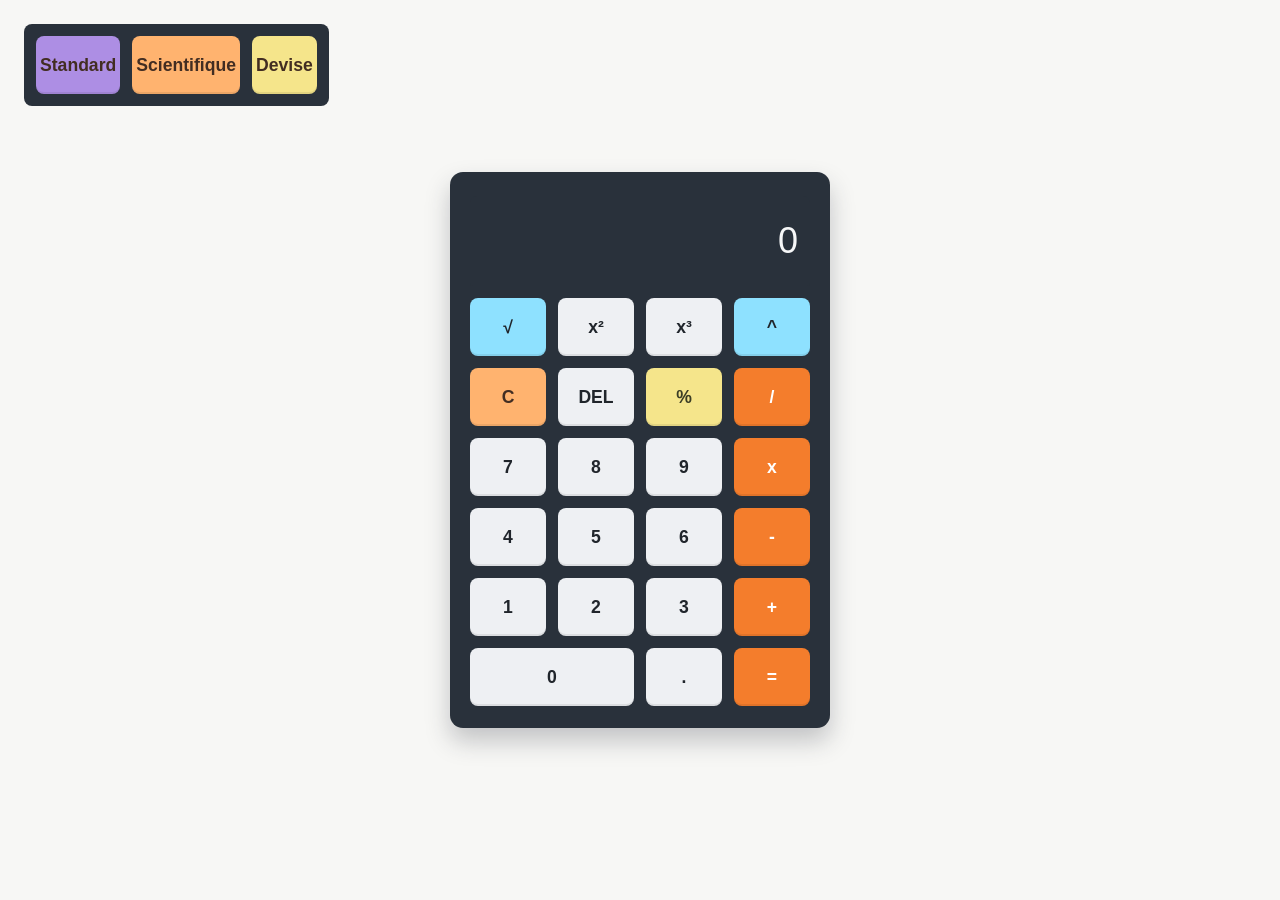
<file: index.html>
<!DOCTYPE html>
<html lang="fr">
<head>
    <meta charset="UTF-8">
    <meta name="viewport" content="width=device-width, initial-scale=1.0">
    <link rel="stylesheet" href="style.css">
    <script src="script.js" defer></script>
    <title>Calculatrice</title>
</head>
<body>
    <!-- zone de selection de la zone de calculatrice -->
    <div class="mode">
        <div class="btn-standard">Standard</div>
        <div class="btn-Scientifique">Scientifique</div>
        <div class="btn-Devise">Devise</div>
    </div>
    <section>
        <!-- Zone qui affiche la valeur saisie ou le résultat du calcul. -->
        <input type="text" inputmode="decimal" placeholder="0" aria-label="Écran de la calculatrice" readonly>
        <!-- Fond visuel qui contient toutes les touches de la calculatrice. -->
        <div class="cal-bg">
            <!-- Grille utilisée pour organiser les touches sur quatre colonnes. -->
            <div class="zone-btn">
                <!-- Touches spéciales et opérateurs mathématiques. -->
                <div class="btn bt-square-root">√</div>
                <div class="btn bt-power">x²</div>
                <div class="btn bt-power2">x³</div>
                <div class="btn bt-exponation">^</div>
                <!-- Touches spéciales et opérateurs mathématiques. --> 
                <div class="btn btn-clear">C</div>
                <div class="btn btn-delete">DEL</div>
                <div class="btn btn-percent">%</div>
                <div class="btn btn-operator">/</div>
                <!-- Chiffres de la troisième ligne du pavé numérique. -->
                <div class="btn">7</div>
                <div class="btn">8</div>
                <div class="btn">9</div>
                <div class="btn btn-operator">x</div>
                <!-- Chiffres de la deuxième ligne et opérateur de soustraction. -->
                <div class="btn">4</div>
                <div class="btn">5</div>
                <div class="btn">6</div>
                <div class="btn btn-operator">-</div>
                <!-- Chiffres de la première ligne et opérateur d'addition. -->
                <div class="btn">1</div>
                <div class="btn">2</div>
                <div class="btn">3</div>
                <div class="btn btn-operator">+</div>
                <!-- Dernière ligne : zéro, virgule décimale, division et résultat. -->
                <div class="btn btn-zero">0</div>
                <div class="btn">.</div>
                <div class="btn btn-equals">=</div>
            </div>
        </div>
    </section>
</body>
</html>
</file>
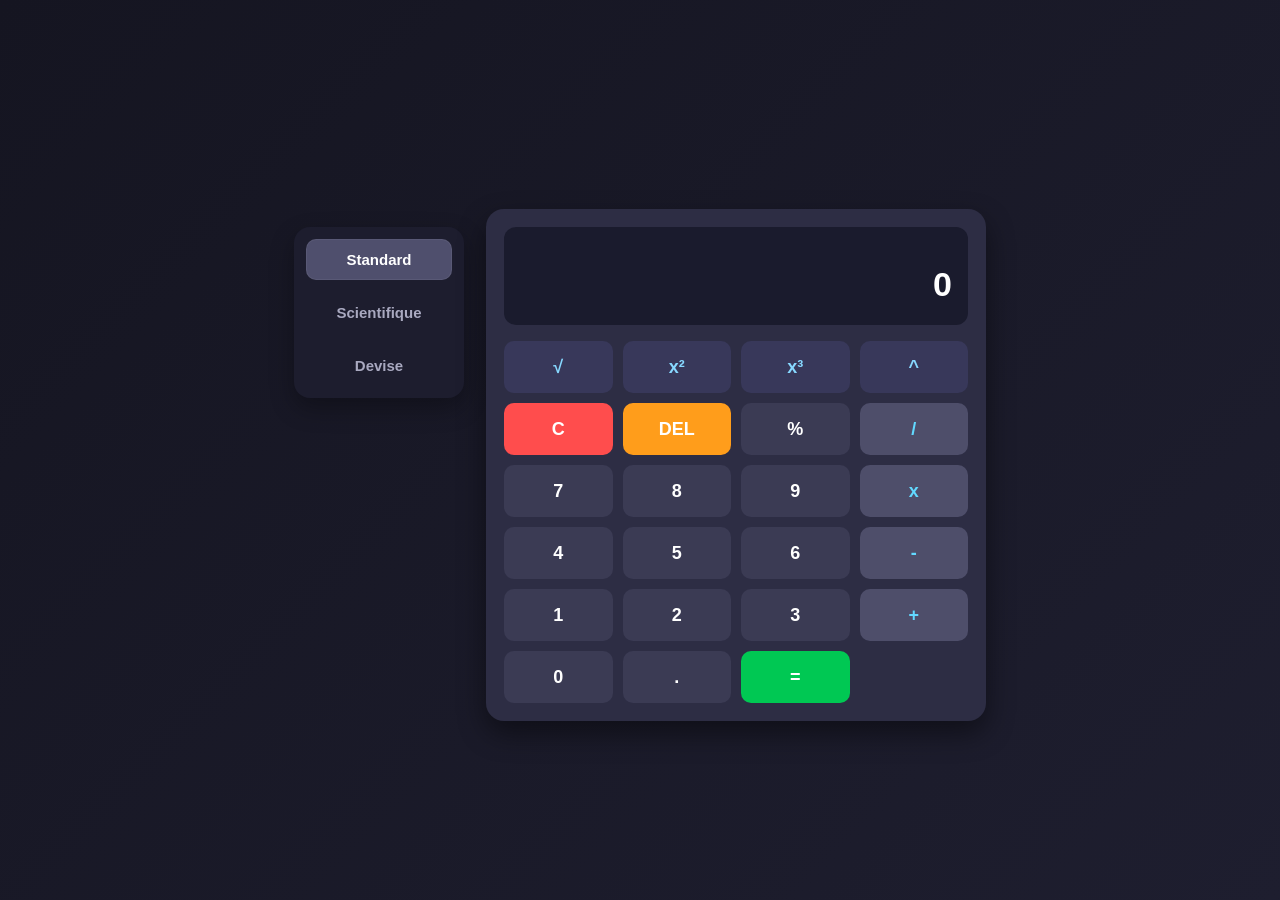
<file: scientique.html>
<!DOCTYPE html>
<html lang="fr">
<head>
    <meta charset="UTF-8">
    <meta name="viewport" content="width=device-width, initial-scale=1.0">
    <link rel="stylesheet" href="style_scientique.css">
    <title>Calculatrice</title>
</head>
<body>
    <div class="app-shell">
        <div class="mode" aria-label="Modes de calculatrice">
            <button class="mode-btn active" type="button" data-mode="standard">Standard</button>
            <button class="mode-btn" type="button" data-mode="scientifique">Scientifique</button>
            <button class="mode-btn" type="button" data-mode="devise">Devise</button>
        </div>

        <section class="calculator-shell">
            <div class="calculator" data-mode="standard">
                <div class="display">
                    <div id="previous-op" class="previous-op"></div>
                    <div id="current-op" class="current-op">0</div>
                </div>

                <div class="buttons scientific" aria-label="Fonctions scientifiques">
                    <button class="btn sc-btn" type="button">sin</button>
                    <button class="btn sc-btn" type="button">cos</button>
                    <button class="btn sc-btn" type="button">tan</button>
                    <button class="btn sc-btn" type="button">log</button>
                    <button class="btn sc-btn" type="button">ln</button>
                    <button class="btn sc-btn" type="button">π</button>
                    <button class="btn sc-btn" type="button">e</button>
                    <button class="btn sc-btn" type="button">|x|</button>
                    <button class="btn sc-btn" type="button">(</button>
                    <button class="btn sc-btn" type="button">)</button>
                </div>

                <div class="cal-bg">
                    <div class="zone-btn">
                        <div class="btn bt-square-root">√</div>
                        <div class="btn bt-power">x²</div>
                        <div class="btn bt-power2">x³</div>
                        <div class="btn bt-exponation">^</div>
                        <div class="btn btn-clear">C</div>
                        <div class="btn btn-delete">DEL</div>
                        <div class="btn btn-percent">%</div>
                        <div class="btn btn-operator">/</div>
                        <div class="btn">7</div>
                        <div class="btn">8</div>
                        <div class="btn">9</div>
                        <div class="btn btn-operator">x</div>
                        <div class="btn">4</div>
                        <div class="btn">5</div>
                        <div class="btn">6</div>
                        <div class="btn btn-operator">-</div>
                        <div class="btn">1</div>
                        <div class="btn">2</div>
                        <div class="btn">3</div>
                        <div class="btn btn-operator">+</div>
                        <div class="btn btn-zero">0</div>
                        <div class="btn">.</div>
                        <div class="btn btn-equals">=</div>
                    </div>
                </div>
            </div>
        </section>
    </div>

    <script src="script.js"></script>
</body>
</html>
</file>
<file: style.css>
/* Base commune de la page. */
* {
    box-sizing: border-box;
}

/* Centre la calculatrice dans la fenêtre. */
body {
    min-height: 100vh;
    display: flex;
    align-items: center;
    justify-content: center;
    margin: 0;
    padding: 24px;
    font-family: Arial, sans-serif;
    background: #f7f7f5;
}

/* Conteneur principal de la calculatrice. */
body > section {
    width: min(100%, 380px);
    padding: 24px 20px 22px;
    background: #29313b;
    border-radius: 13px;
    box-shadow: 0 13px 24px rgba(38, 45, 54, 0.25);
}

/* Écran qui affiche la valeur saisie ou le résultat. */
input {
    width: 100%;
    height: 90px;
    padding: 0 12px;
    border: 0;
    outline: 0;
    border-radius: 7px 7px 3px 3px;
    color: #f6f7f8;
    background: #29313b;
    font-size: clamp(1.8rem, 8vw, 2.25rem);
    font-weight: 400;
    text-align: right;
}

/* Apparence du texte affiché quand l'écran est vide. */
input::placeholder {
    color: #f6f7f8;
    opacity: 1;
}

/* Espace entre l'écran et le pavé de touches. */
.cal-bg {
    padding: 12px 0 0;
}

/* Organisation des touches en quatre colonnes. */
.zone-btn {
    display: grid;
    grid-template-columns: repeat(4, 1fr);
    gap: 12px;
}
.mode {
    display: flex;
    justify-content: space-between;
    background: #29313b;
    border-radius: 8px;
    position: absolute;
    padding: 12px 12px 12px 12px; 
    top: 24px;
    left: 24px;
    gap: 12px;
    margin-bottom: 30px;
}
.btn-standard, .btn-Devise, .btn-Scientifique {
    display: grid;
    place-items: center;
    min-height: 58px;
    padding: 10px 4px;
    border: 0;
    border-radius: 8px;
    color: #20252b;
    background: #eef0f3;
    box-shadow: inset 0 -2px 0 rgba(0, 0, 0, 0.08);
    cursor: pointer;
    font-size: 1.1rem;
    font-weight: 700;
    transition: transform 120ms ease, filter 120ms ease;
    user-select: none;
}
/* Apparence commune de toutes les touches. */
.btn {
    display: grid;
    place-items: center;
    min-height: 58px;
    padding: 10px 4px;
    border: 0;
    border-radius: 8px;
    color: #20252b;
    background: #eef0f3;
    box-shadow: inset 0 -2px 0 rgba(0, 0, 0, 0.08);
    cursor: pointer;
    font-size: 1.1rem;
    font-weight: 700;
    transition: transform 120ms ease, filter 120ms ease;
    user-select: none;
}

/* Effets visuels au survol et pendant le clic. */
.btn:hover {
    filter: brightness(1.08);
    transform: translateY(-1px);
}

.btn:active {
    transform: translateY(1px);
}

/* Couleurs des touches spéciales et des opérateurs. */
.btn-clear {
    color: #422d22;
    background: #ffb36f;
}

.btn-percent {
    color: #3b3d25;
    background: #f5e58b;
}

.btn-operator {
    color: #fff;
    background: #f47d2c;
}
.mode > .btn-Devise {
    color: #422d22;
    background: #f5e58b;
}
.mode > .btn-Scientifique {
    color: #422d22;
    background: #ffb36f;
}
.mode > .btn-standard {
    color: #422d22;
    background: #ad8ee4;
}
.zone-btn > .btn:nth-child(8) {
    background: #f47d2c;
}

.zone-btn > .btn:nth-child(1),
.zone-btn > .btn:nth-child(4) {
    background: #8ee1ff;
}

/* Touche de résultat. */
.btn-equals {
    color: #fff;
    background: #f47d2c;
}

/* Le zéro occupe deux colonnes. */
.btn-zero {
    grid-column: span 2;
}

/* Réduit les dimensions sur les petits écrans. */
@media (max-width: 360px) {
    body {
        padding: 14px;
    }

    body > section {
        padding: 16px 12px 14px;
    }
}
</file>
<file: style_scientique.css>
* {
    box-sizing: border-box;
    margin: 0;
    padding: 0;
    font-family: 'Segoe UI', Tahoma, Geneva, Verdana, sans-serif;
}
/* Fond global de la page */
body {
    display: flex;
    justify-content: center;
    align-items: center;
    min-height: 100vh;
    background: linear-gradient(135deg, #151521, #1e1e2f);
}
/* Conteneur principal : mode + calculatrice */
.app-shell {
    display: flex;
    align-items: flex-start;
    gap: 22px;
    padding-top: 30px;
}
/* Menu latéral des modes */
.mode {
    display: flex;
    flex-direction: column;
    gap: 12px;
    background: #1d1d2e;
    border-radius: 16px;
    padding: 12px;
    box-shadow: 0 10px 25px rgba(0, 0, 0, 0.3);
    width: 170px;
    margin-top: 18px;
}
/* Boutons des modes */
.mode-btn {
    border: none;
    border-radius: 10px;
    background: transparent;
    color: #a9a9c0;
    padding: 12px 10px;
    font-size: 15px;
    font-weight: 700;
    cursor: pointer;
    transition: all 0.2s ease;
}
.mode-btn.active {
    background: #4f4f6d;
    color: #ffffff;
    box-shadow: inset 0 0 0 1px rgba(255, 255, 255, 0.06);
}
.mode-btn:hover {
    background: #35354d;
    color: #ffffff;
}
/* Zone de la calculatrice */
.calculator-shell {
    display: flex;
    justify-content: center;
}
.calculator {
    background: #2d2d44;
    border-radius: 18px;
    box-shadow: 0 12px 28px rgba(0, 0, 0, 0.45);
    padding: 18px;
    width: 500px;
}
/* Écran d'affichage */
.display {
    background: #1a1b2d;
    border-radius: 12px;
    padding: 18px 16px;
    text-align: right;
    margin-bottom: 16px;
    word-wrap: break-word;
    word-break: break-all;
}
.previous-op {
    color: #9090a5;
    font-size: 14px;
    min-height: 20px;
}
.current-op {
    color: #ffffff;
    font-size: 34px;
    font-weight: 700;
    min-height: 42px;
}
/* Bloc des fonctions scientifiques, caché par défaut */
.scientific {
    display: none;
    grid-template-columns: repeat(5, 1fr);
    gap: 8px;
    margin-bottom: 14px;
}
.scientific.visible {
    display: grid;
}
/* Clavier principal */
.cal-bg {
    display: block;
}
.zone-btn {
    display: grid;
    grid-template-columns: repeat(4, 1fr);
    gap: 10px;
}
/* Style général des boutons */
.btn {
    display: flex;
    align-items: center;
    justify-content: center;
    min-height: 52px;
    border: none;
    border-radius: 10px;
    background: #3b3b54;
    color: #ffffff;
    font-size: 18px;
    font-weight: 700;
    cursor: pointer;
    transition: all 0.15s ease;
}
.btn:hover {
    background: #4a4a68;
}
.btn:active {
    transform: scale(0.98);
}
/* Boutons scientifiques */
.sc-btn {
    background: #323248;
    color: #5db8ff;
    font-size: 15px;
    min-height: 42px;
}
.sc-btn:hover {
    background: #3f3f5d;
}
/* Boutons opéraeurs */
.btn-operator,
.operator {
    background: #4e4e6a;
    color: #62d9ff;
}
.btn-operator:hover,
.operator:hover {
    background: #5f5f7c;
}
/* Boutons de suppression */
.btn-clear,
.danger {
    background: #ff4d4d;
}
.btn-clear:hover,
.danger:hover {
    background: #ff6666;
}
.btn-delete,
.warning {
    background: #ff9d1b;
}
.btn-delete:hover,
.warning:hover {
    background: #ffb349;
}
/* Bouton égal */
.btn-equals,
.equals {
    background: #00c853;
}
.btn-equals:hover,
.equals:hover {
    background: #1cdf68;
}
.btn-zero {
    grid-column: span 1;
}
/* Boutons fonctions scientifiques avancées */
.bt-square-root,
.bt-power,
.bt-power2,
.bt-exponation {
    background: #38385a;
    color: #87d8ff;
}
/* Responsive */
@media (max-width: 760px) {
    .app-shell {
        flex-direction: column;
    }
    .mode {
        width: 100%;
        flex-direction: row;
        justify-content: center;
        flex-wrap: wrap;
    }
    .calculator {
        width: min(92vw, 500px);
    }
}
</file>
